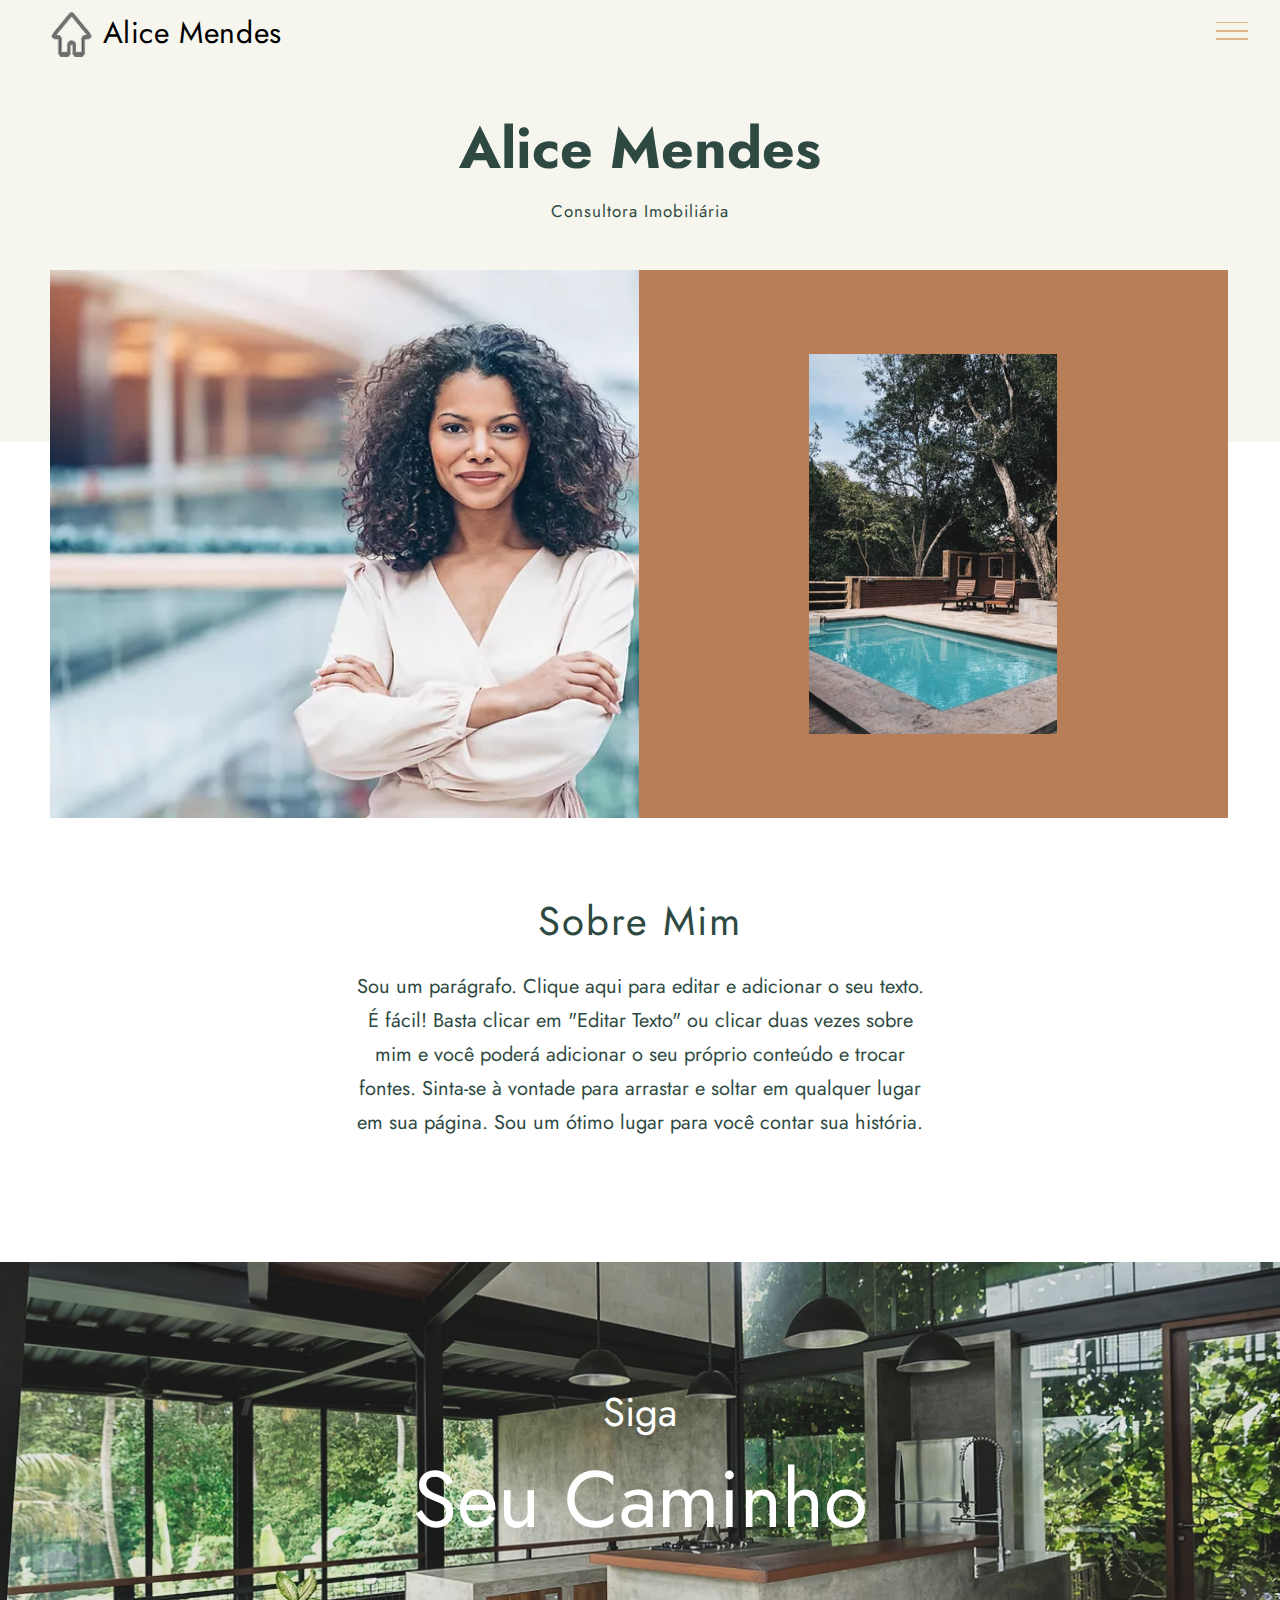
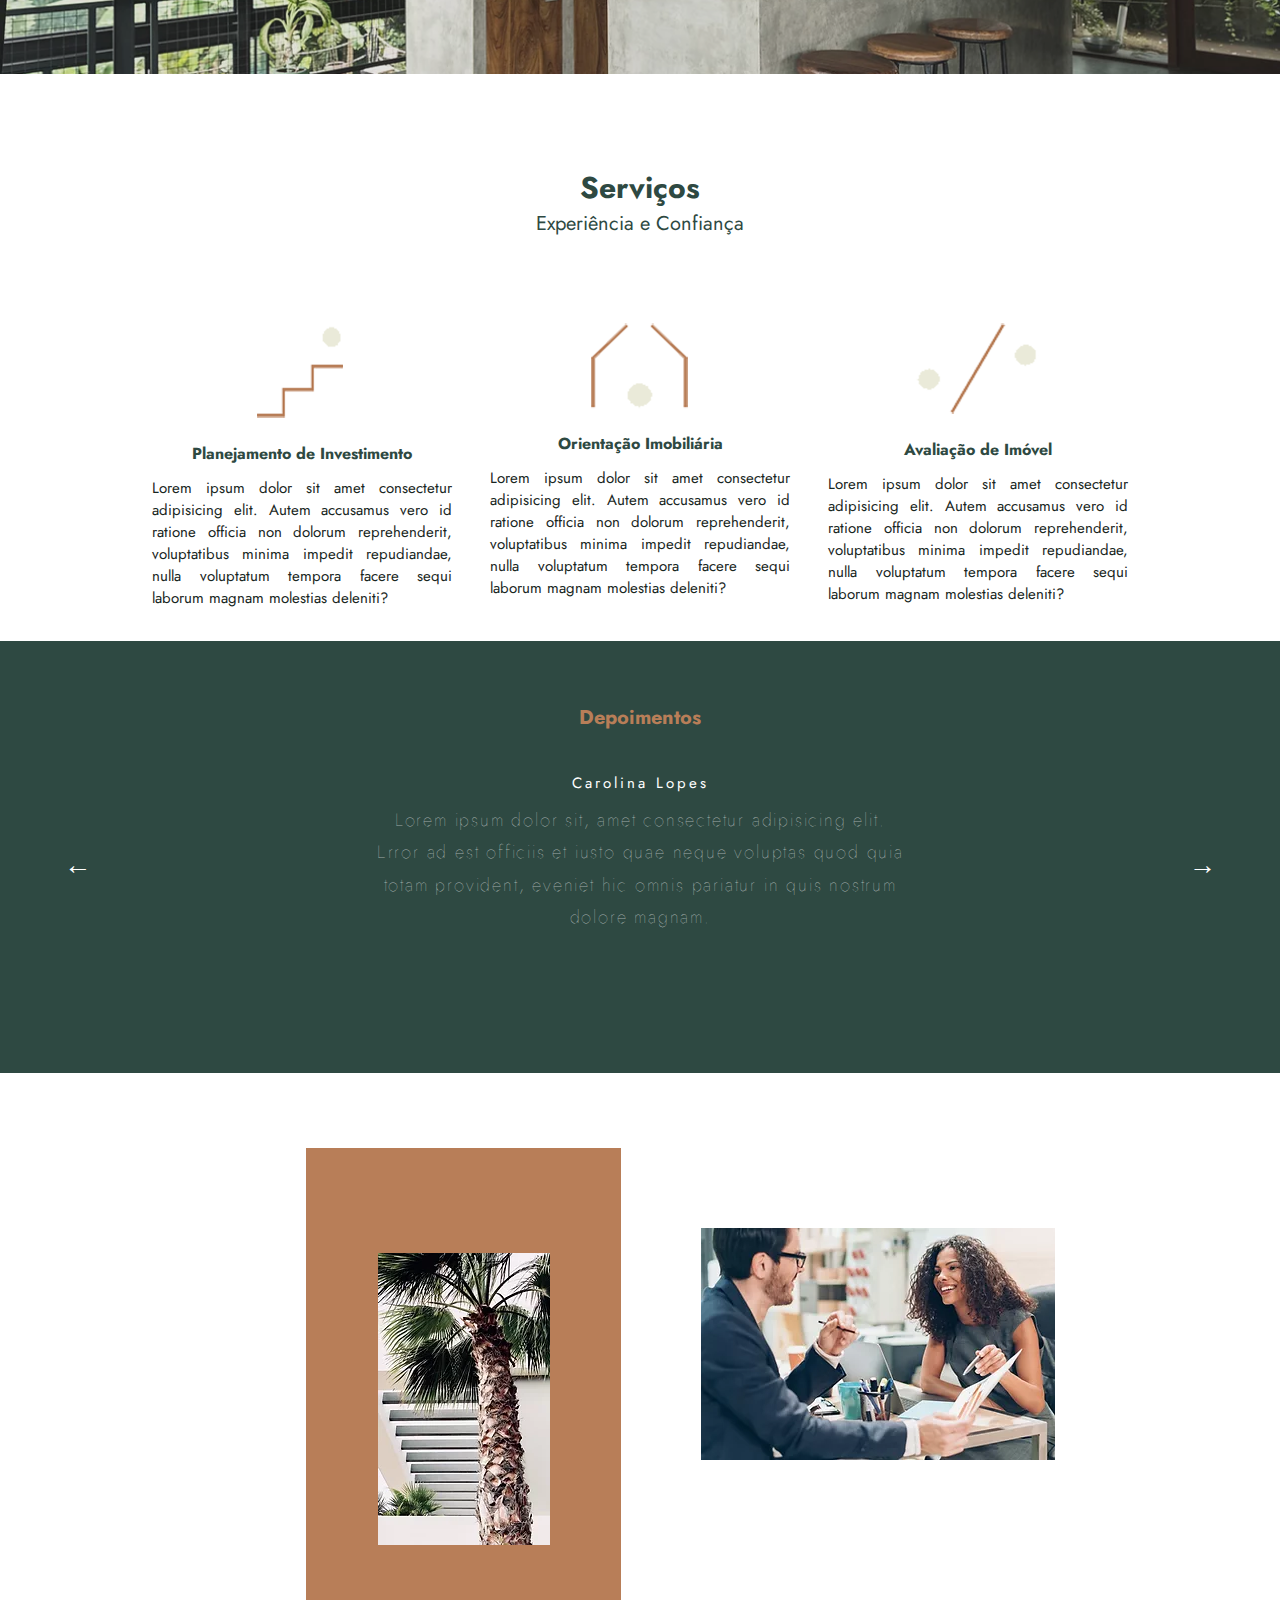
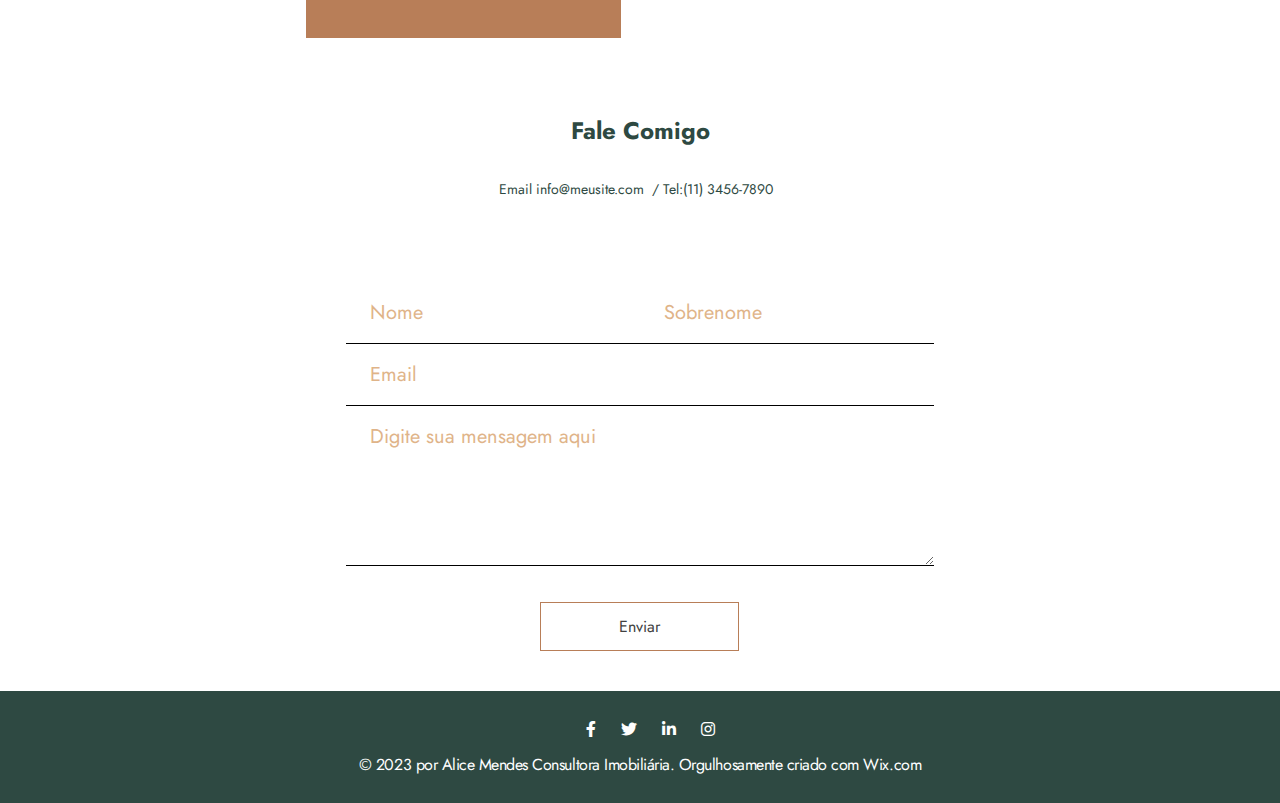
<file: index.html>
<!DOCTYPE html>
<html lang="pt-br">

<head>
  <meta charset="UTF-8">
  <meta name="viewport" content="width=device-width, initial-scale=1.0">
  <title>Consultor Imobiliário</title>
  <link rel="stylesheet" href="style/estilos.css">
  <link rel="stylesheet" href="style/menu.css">
  <link rel="stylesheet" href="style/corpo-apresentacao.css">
  <link rel="stylesheet" href="style/corpo-show.css">
  <link rel="stylesheet" href="style/corpo-servicos.css">
  <link rel="stylesheet" href="style/corpo-depoimento.css">
  <link rel="stylesheet" href="style/corpo-contato.css">
  <link rel="stylesheet" href="style/rodape.css">
  <link rel="stylesheet" href="style/responsivo.css">
</head>

<body class="container">
  
  <header class="cabecalho">
    <div class="hamburguer">
      <div class="line"></div>
      <div class="line"></div>
      <div class="line"></div>
    </div>
    <div class="cabecalho-logo">
      <img class="cabecalho-logo-imagem" src="images/home3.png" alt="Logo">
      <h2 class="cabecalho-logo-nome">Alice Mendes</h2>
    </div>
  </header>

  <div class="sidebar">
    <div class="hamburguer-sidebar">
      <div class="line" id="line-fechamento-sidebar1"></div>
      <div class="line" id="line-fechamento-sidebar2"></div>
    </div>
    <nav class="sidebar-menu">

      <div class="sidebar-menu-link">
        <a href="#acesso-rapido-apresentacao">Inicio</a>
      </div>
      <div class="sidebar-menu-link">
        <a href="#acesso-rapido-sobre">Sobre</a>
      </div>
      <div class="sidebar-menu-link">
        <a href="#acesso-rapido-servicos">Serviços</a>
      </div>
      <div class="sidebar-menu-link">
        <a href="#acesso-rapido-contato">Contato</a>
      </div>
    </nav>
  </div>


  <main class="corpo" >
    <section class="corpo-apresentacao" id="acesso-rapido-apresentacao">
      <h1>Alice Mendes</h1>
      <p>Consultora Imobiliária</p>
    </section>

    <section class="corpo-imagem">
      <div class="corpo-imagem-1">
      </div>

      <div class="corpo-imagem-2">
        <div class="corpo-imagem-2-img"></div>
      </div>
    </section>

    <section class="corpo-sobre" id="acesso-rapido-sobre">
      <h2>Sobre Mim</h2>
      <div class="corpo-sobre-descricao">
        <p>Sou um parágrafo. Clique aqui para editar e adicionar o seu texto. É fácil! Basta clicar em "Editar Texto" ou
          clicar duas vezes sobre mim e você poderá adicionar o seu próprio conteúdo e trocar fontes. Sinta-se à vontade
          para arrastar e soltar em qualquer lugar em sua página. Sou um ótimo lugar para você contar sua história.
        </p>
      </div>

    </section>

    <section class="corpo-show">

      <div id="show-imagem">

        <div class="selected show-imagens">
          <img src="images/images-show/1.webp" alt="imagem de uma cosinha">
          <span class="show-imagens-texto">
            <p>Siga</p>
            <span>Seu Caminho</span>
          </span>
        </div>
        <div class="show-imagens">
          <img src="images/images-show/2.webp" alt="imagem de frente de uma casa">
          <span class="show-imagens-texto">
            <p>Abrace</p>
            <span>Sua Paixãoa</span>
          </span>

        </div>
        <div class="show-imagens">
          <img src="images/images-show/3.webp" alt="imagem de uma casa vista pos cima">
          <span class="show-imagens-texto">
            <p>Crie</p>
            <span>Seu Futuro</span>
          </span>
        </div>

    </section>
    <section class="corpo-servico" id="acesso-rapido-servicos">
      <h2>Serviços</h2>
      <p>Experiência e Confiança</p>
      <div class="corpo-servico-descricao">
        <div class="corpo-servico-descricao-caixa">
          <img src="images/serviços1.png" alt="">
          <h3>Planejamento de Investimento</h3>
          <p>Lorem ipsum dolor sit amet consectetur adipisicing elit. Autem accusamus vero id ratione officia non
            dolorum reprehenderit, voluptatibus minima impedit repudiandae, nulla voluptatum tempora facere sequi
            laborum magnam molestias deleniti?</p>
        </div>
        <div class="corpo-servico-descricao-caixa">
          <img src="images/serviços2.png" alt="">
          <h3>Orientação Imobiliária</h3>
          <p>Lorem ipsum dolor sit amet consectetur adipisicing elit. Autem accusamus vero id ratione officia non
            dolorum reprehenderit, voluptatibus minima impedit repudiandae, nulla voluptatum tempora facere sequi
            laborum magnam molestias deleniti?</p>
        </div>
        <div class="corpo-servico-descricao-caixa">
          <img src="images/serviços3.png" alt="">
          <h3>Avaliação de Imóvel</h3>
          <p>Lorem ipsum dolor sit amet consectetur adipisicing elit. Autem accusamus vero id ratione officia non
            dolorum reprehenderit, voluptatibus minima impedit repudiandae, nulla voluptatum tempora facere sequi
            laborum magnam molestias deleniti?</p>
        </div>

      </div>
    </section>

    <section class="corpo-depoimento">
      <div class="botoes">
        <div id="voltar">&larr;</div>
        <div id="next">&rarr;</div>
      </div>

      <div class="corpo-depoimentos">
        <div class="  depoimentos selectedd">
          <h2>Depoimentos</h2>
          <p>Carolina Lopes</p>
          <span>
            Lorem ipsum dolor sit, amet consectetur adipisicing elit. Error ad est officiis et iusto quae neque
            voluptas
            quod quia totam provident, eveniet hic omnis pariatur in quis nostrum dolore magnam.
          </span>
        </div>
        <div class="depoimentos">
          <h2>Depoimentos</h2>
          <p>Luan Couta</p>
          <span>
            Lorem ipsum dolor sit, amet consectetur adipisicing elit. Error ad est officiis et iusto quae neque
            voluptas
            quod quia totam provident, eveniet hic omnis pariatur in quis nostrum dolore magnam.
          </span>
        </div>
        <div class="depoimentos">
          <h2>Depoimentos</h2>
          <p>Daniel Melo</p>
          <span>
            Lorem ipsum dolor sit, amet consectetur adipisicing elit. Error ad est officiis et iusto quae neque
            voluptas
            quod quia totam provident, eveniet hic omnis pariatur in quis nostrum dolore magnam.
          </span>
        </div>
      </div>

    </section>

    

    <section class="corpo-contato">
      <div class="corpo-contato-imagem">
        <div class="corpo-contato-imagem-1">
          <img src="images/contatoimagem1.webp" alt="">
        </div>
        <div class="corpo-contato-imagem-2">
          <img src="images/contatoimagem2.webp" alt="">
        </div>
      </div>

      <div class="corpo-contato-informacao" id="acesso-rapido-contato">
        <h2>Fale Comigo</h2>
        <p>
          Email
          <a href="">info@meusite.com</a>
          &nbsp;/&nbsp;Tel:(11) 3456-7890&nbsp;&nbsp;
        </p>
      </div>
      <div class="corpo-contato-envio">
        <form action="https://formsubmit.co/testelima996@gmail.com" method="POST">
          <div class="corpo-contato-envio-nome">
            <input type="hidden" name="_next" value="https://viniciusmendeslima.github.io/site_corretor/sucesso.html">
            <input type="hidden" name="_autoresponse"
              value="Sua mensagem foi recebida, agradeço pelo seu contato logo responderei!">
            <input class="info-mens" type="text" name="nome" placeholder="Nome" required>
            <input class="info-mens" type="text" name="sobrenome" placeholder="Sobrenome" required>
          </div>
          <input class="info-mens" type="email" name="email" placeholder="Email" required>
          <textarea class="info-mens" name="messagem" cols="30" rows="10"
            placeholder="Digite sua mensagem aqui"></textarea>
          <button type="submit">Enviar</button>
        </form>
      </div>
    </section>
  </main>

  <footer class="rodape">
    <div class="rodape-info">
      <div class="midia-social">
        <a href="#" target="_blank">
          <i class="fab fa-facebook-f"></i>
        </a>
        <a href="#" target="_blank">
          <i class="fab fa-twitter"></i>
        </a>
        <a href="# target="_blank">
          <i class="fab fa-linkedin-in"></i>
        </a>
        <a href="#" target="_blank">
          <i class="fab fa-instagram"></i>
        </a>
      </div>
      <p>© 2023 por Alice Mendes Consultora Imobiliária. Orgulhosamente criado com <a href="https://www.wix.com/">Wix.com</a> </p>
    </div>
  </footer>

</body>
<script src="script.js"></script>

</html>
</file>
<file: style/menu.css>
.cabecalho{
  display: flex;
  flex-direction: row;
  justify-content: space-between;
  align-items: center;
  
  background-color: var(--color1);
  width: 100%;
  position: fixed;
  padding: .56rem 2.5rem;
  z-index:5 ;

}
.hamburguer{
  width: 2rem;
  height: 2rem;
  padding:  0;
  display: flex;
  right: 2rem;
  top: .93rem;
  position: fixed;
  flex-direction: column;
  justify-content: space-evenly;
  cursor: pointer;
  z-index: 10;
}

.line{
  width: 100%;
  height: .1rem;
  background-color: var(--color7);
}

.cabecalho-logo{
  display: flex;
  flex-direction: row;
  align-items: center;
 
}
.cabecalho-logo-imagem{
  height: 48px;
}
.cabecalho-logo-nome{
  font-size: 30px;
  letter-spacing: 0.02em;
  font-weight: 400;

}

.sidebar{
  width: 20%;
  height: auto;
  background-color: var(--color2);
  display: flex;
  flex-direction: column;
  justify-content: center;
  align-items: center;
  position: fixed;
  top: 0rem;
  right: -20rem;
  transition: all 1s;
  z-index: 20;
  border-radius: 20px 0 0 20px;
}
.sidebar.show-menu{
  right: 0;
  
}

.hamburguer-sidebar{
  width: 2rem;
  height: 2rem;
  padding:  0;
  display: flex;
  right: 2rem;
  top: .93rem;
  position: absolute;
  flex-direction: column;
  justify-content: space-evenly;
  cursor: pointer;
  transition: all 1s;
}

.hamburguer-sidebar .line{
  background-color: white;
 
}
#line-fechamento-sidebar1{
  transform: rotate(45deg) translate(.3rem, .3rem);

}
#line-fechamento-sidebar2{
  transform: rotate(-45deg) translate(.2rem, -.3rem);

}

.sidebar-menu{
  padding: 2.188rem;
}
.sidebar-menu-link{
  padding: 10px;
}

.sidebar-menu-link a{
  cursor: pointer;
  color: var(--color1);
  font-family: 'Jost', sans-serif;
  font-size: 0.875rem;

}
.sidebar-menu-link a:hover{
  color: var(--txt4,var(--color4));
}
</file>
<file: style/corpo-apresentacao.css>
.corpo-apresentacao{
    position: absolute;
    background-color: var(--color1);
    color: var(--txt5);
    width: 100%;
    height: auto;
    min-height: 442px;
    text-align: center;
    padding-top: 107px;
    display: flex;
    flex-direction: column;
    gap: 10px;
  }
    
  .corpo-apresentacao h1{
    font-size: 57px;
  
  }
  .corpo-apresentacao p{
    font-size: 17px;
    font-weight: 400;
    letter-spacing: 1px;
    line-height: normal;
  }
  
  .corpo-imagem{
   display: flex;
   flex-direction: row;
  position: relative;
  width: 92%;
  height: 548px;
  top: 270px;
  left: 50px;
  }
  
  .corpo-imagem-1 {
    width: 50%;
    background-size: cover;
    background-image:url(../images/ft1.webp);
  }
  
  .corpo-imagem-2{
    background-color: var(--color4);
    width: 50%;
    display: flex;
    justify-content: center;
    align-items: center;
  }
  .corpo-imagem-2-img{
  
    width: 248px;
    height: 380px;
  
    background-color: #2E4942;
    background-image:url(../images/ft2.webp);
    background-size: cover;
  }
  
  .corpo-sobre{
    margin-top: 16.859rem ;
    margin-bottom: 3rem;
    height: 24.75rem;
    display: flex;
    flex-direction: column;
    justify-content: center;
    align-items: center;
    color: var(--color5);
  }
  .corpo-sobre h2{
    letter-spacing: 0.05em;
    font-size: 40px;
    font-weight: 400;
    margin-bottom: 20px;
    
  }
  
  .corpo-sobre-descricao{
    width:35.75rem ;
  }
  .corpo-sobre-descricao p{
    font-weight: 400;
  }
  
  .corpo-sobre-descricao p {
    line-height: 1.7em;
    text-align: center;
    font-size: 20px;
  }
</file>
<file: style/corpo-show.css>
.corpo-show{
    height: auto;
    display: flex;
    flex-direction: center;
    justify-content: center;
    align-items: center;
  }
  
  
   #show-imagem{
    height: 412px;
    width: 100%;
    max-height: 412px;
    position: relative;
    overflow: hidden;
    background-color: rgba(0, 0, 0, .5);
   }
  
  #show-imagem div{
    opacity: 0;
    position: absolute;
    transition: opacity 800ms;
  }
  
  #show-imagem .selected {
    opacity: 1;
  }
  .show-imagens{
    display: flex;
    justify-content: center;
    align-items: center;
    width: 100%;
  }
  
  #show-imagem img{
    height: 100%;
    opacity: .8;
    width: 100%;
   
  }
   .show-imagens-texto{
    position: absolute;
    color:#fff;
    text-align: center;
    transition: translate(-50%,-50%);
  
  }
  
  .show-imagens-texto p{
    font-size: 40px;
  }
  
  .show-imagens-texto span{
    font-size: 80px;
  }
</file>
<file: style/corpo-servicos.css>
.corpo-servico{
    text-align: center;
    padding-top: 5.75rem;
    margin-bottom: 2rem;
    color: var(--txt5);
    height: auto;
    
    }
    
    .corpo-servico h2{
      font-size: 30px;
      
    }
    
    .corpo-servico p{
      font-size: 20px;
    }
    
    
    .corpo-servico-descricao{
      display: flex;
      padding-top:  4.938rem;
      justify-content: center;
    }
    
    .corpo-servico-descricao-caixa{
      width: 300px;
      margin: 0 19px;
    
      
    }
    
    .corpo-servico-descricao-caixa h3{
      font-size: 16px;
      margin: 12px;
    
    }
    
    .corpo-servico-descricao-caixa p{
      color: var(--txt6);
      text-align: justify;
      font-size: 15px;
    
    }
</file>
<file: style/corpo-depoimento.css>
.corpo-depoimento{
    background-color: var(--color5);
    height: 27rem;
    justify-content: center;
    text-align: center;
    padding-top: 3.875rem;
    display: flex;
  
  
  }
  .corpo-depoimentos{
    height: auto;
    width: 42%;
    max-height: 447px;
    position: relative;
    overflow: hidden;
  }
  
  .corpo-depoimento h2{
    color: var(--color4);
    font-size: 20px;
    margin-bottom: 30px;
   
  }
  
  .depoimentos{ 
    opacity: 0;
    position: absolute;
    width: 538px;
    height: auto;
    margin: auto;
    color: #fff;
    transition: opacity 800ms;
  }
  .depoimentos.selectedd{
  opacity: 1;
  }
  
  .depoimentos p{
    font-size: 15px;
    padding: 10px 0;
    letter-spacing: 0.2em;
  }
  .depoimentos span{
    font-size: 18px;
    font-weight: 100;
    line-height: 1.8em;
    letter-spacing: 0.1em;
  
  }

  .botoes{
    position: absolute;
    width: 90%;
    color: #fff;
    font-size: 1.7em;
    display: flex;
  
    justify-content: space-between;
    cursor: pointer;
    padding-top:8.875rem;;
  }
  
  
  #voltar{
    position: absolute;
    left: 0%;
  }
  #next{
  
    position: absolute;
    right: 0%;
  }
</file>
<file: style/corpo-contato.css>
.corpo-contato-imagem{
    margin-top: 75px;
    display: flex;
    justify-content: center;
    flex-direction: row;
    
  
  }
  .corpo-contato-imagem-1{
    margin: 0 5rem;
    padding:105px 71px 87px 72px;
    background-color: var(--color4);
  }
  
  .corpo-contato-imagem-2{
    margin-top: 5rem;
  }
  
  .corpo-contato{
  width: 100%;
  height: 100%;
  display: flex;
  flex-direction: column;
  margin-bottom: 3rem;
  }
  
  .corpo-contato-informacao{
    padding-top: 75px;
    text-align: center;
    text-decoration: none;
    color: var(--txt5); 

  }
  .corpo-contato-informacao h2{
   color: var(--txt5); 
   margin-bottom: 30px;
  }
  
  .corpo-contato-informacao p{
   line-height: 1.7em;
   font-size: 14px;
  }
  
  .corpo-contato-informacao a{
    color: inherit;
  }
  
  .corpo-contato-envio{
    margin: 80px auto;
    position: relative;
    width: 46%;
    height: 281px;
    display: flex;
    flex-direction: column;
  }
  
  .corpo-contato-envio input, textarea{
    padding: 16px 3px 16px 24px;
    font-size: 20px;
  }
  
  .corpo-contato-envio textarea{
    height: 160px;
  }
  
  ::-webkit-input-placeholder{
    color: var(--txt7);
  
  }
  .corpo-contato-envio-nome{
    display: flex;
    flex-direction: row;
  
  }
  .corpo-contato-envio-nome input:first-child{
    margin-right: 20px;
  }
  .info-mens {
    width: 100%;
    border: none;
    border-bottom: 1px solid black;
  }
  
  .corpo-contato-envio button{
    display: flex;
    margin: 30px auto 0;
    background-color: #fff;
    border: solid 1px var(--color4);
    cursor: pointer !important;
    padding: 12px 78px;
    font-size: 16px;
    color: var(--txt8);
  }
  
  .corpo-contato-envio button:hover{
    background-color: var(--color4);
    color: #fff;
    transition: .5s;
  }
</file>
<file: style/rodape.css>
.rodape{
    display: flex;
    bottom: 0;
    height: 7rem;
    position: relative;
    background-color: #2E4942;
  }
  .rodape-info{
    text-align: center;
    align-items: center;
    margin: auto;
    color: #fff;
    
  }
  .midia-social{
  margin-bottom: 12px;
  }
  
  .midia-social a {
    color: #fff;
    margin-left: 20px;
  }
  
  .rodape-info p{
    letter-spacing: -0.03em;
  }
  .rodape-info a{
    color: #fff;
  }
</file>
<file: style/responsivo.css>
@media(max-width: 1240px) {

    .show-imagens {
        height: 100%;
    }

    .corpo-depoimentos .depoimentos{
        display: flex;
        flex-direction: column;
        width: 100%;
    }
    .corpo-depoimentos .depoimentos span{
        font-weight: 300;
    }
}

@media(max-width: 700px) {

    .hamburguer-sidebar{
        right: 0.7rem;
    }

    .cabecalho {
        width: 100vh;
    }

    .corpo-imagem{
        width: auto;
        left: 0;

    }
 
    .corpo-imagem-2{
        display: none;
    }
    

    .corpo-imagem-1{
        width: 100%;
    }

    .sidebar{
        width: 50%;
        height: 60%;
    }
    .sidebar-menu{
        display: flex;
        flex-direction: column;
        gap: 1rem;
    }

    .sidebar-menu-link a{
        font-size: 2.5rem;
    }

    .corpo-sobre-descricao {
        width: auto;
        padding: 0 1rem;
    }

    .corpo-servico{
        width: auto;
        display: flex;
        flex-direction: column;
        align-items: center;
        height: auto;
        margin-bottom: 2.5rem;
    }
    .corpo-servico-descricao{
        width: auto;
        flex-direction: column;
        align-items: center;
        padding-top: 1rem;
        gap: 1.5rem;
    }
    .corpo-servico-descricao-caixa{
        width: 300px;
    }
    .corpo-servico-descricao h3{
        font-size: 25px;
    }

    .corpo-servico-descricao p{
        font-size: 20px;
    }

    .corpo-depoimentos {
        height: auto;
        width: 75%;
    }

    .corpo-contato{
        margin-bottom: 0;
    }

    .corpo-contato-imagem{
        display: none;
    }

    .corpo-contato-informacao{
        margin-top: 1.5rem;
    }

    .corpo-contato-envio {
        width: 80%;
        height: auto
    }

    .corpo-contato-envio-nome{
        display: flex;
        flex-direction: column;
    }

    .rodape-info p {
        padding: 3px;
    }

}

@media(max-width: 450px) {


    .corpo-imagem{

        height: 300px; 


    }
}
</file>
<file: style/estilos.css>
@import url('https://fonts.googleapis.com/css2?family=Jost:wght@200;400&display=swap');
/* font-family: 'Jost', sans-serif; */

@import url('https://cdnjs.cloudflare.com/ajax/libs/font-awesome/6.0.0/css/all.min.css');

*{
  margin: 0;
  padding: 0;
  box-sizing: border-box;
  text-decoration: none;
  font-family: 'Jost', sans-serif; 
  
}

:root{
  --txt4: var(--color4);
  --txt5: var(--color5);
  --txt6: var(--color6);
  --txt7: var(--color7);
  --txt8: var(--color8);


  --color1: rgb(246,246,238);
  --color2:#2E4942;
  --color3: 97,118,113;
  --color4: rgb(184,126,88);
  --color5: rgb(46,73,66);
  --color6: rgb(23,37,33);
  --color7: rgb(223, 180, 137);
  --color8: rgb(65,65,65);

  --padding: 0px;
}
</file>
